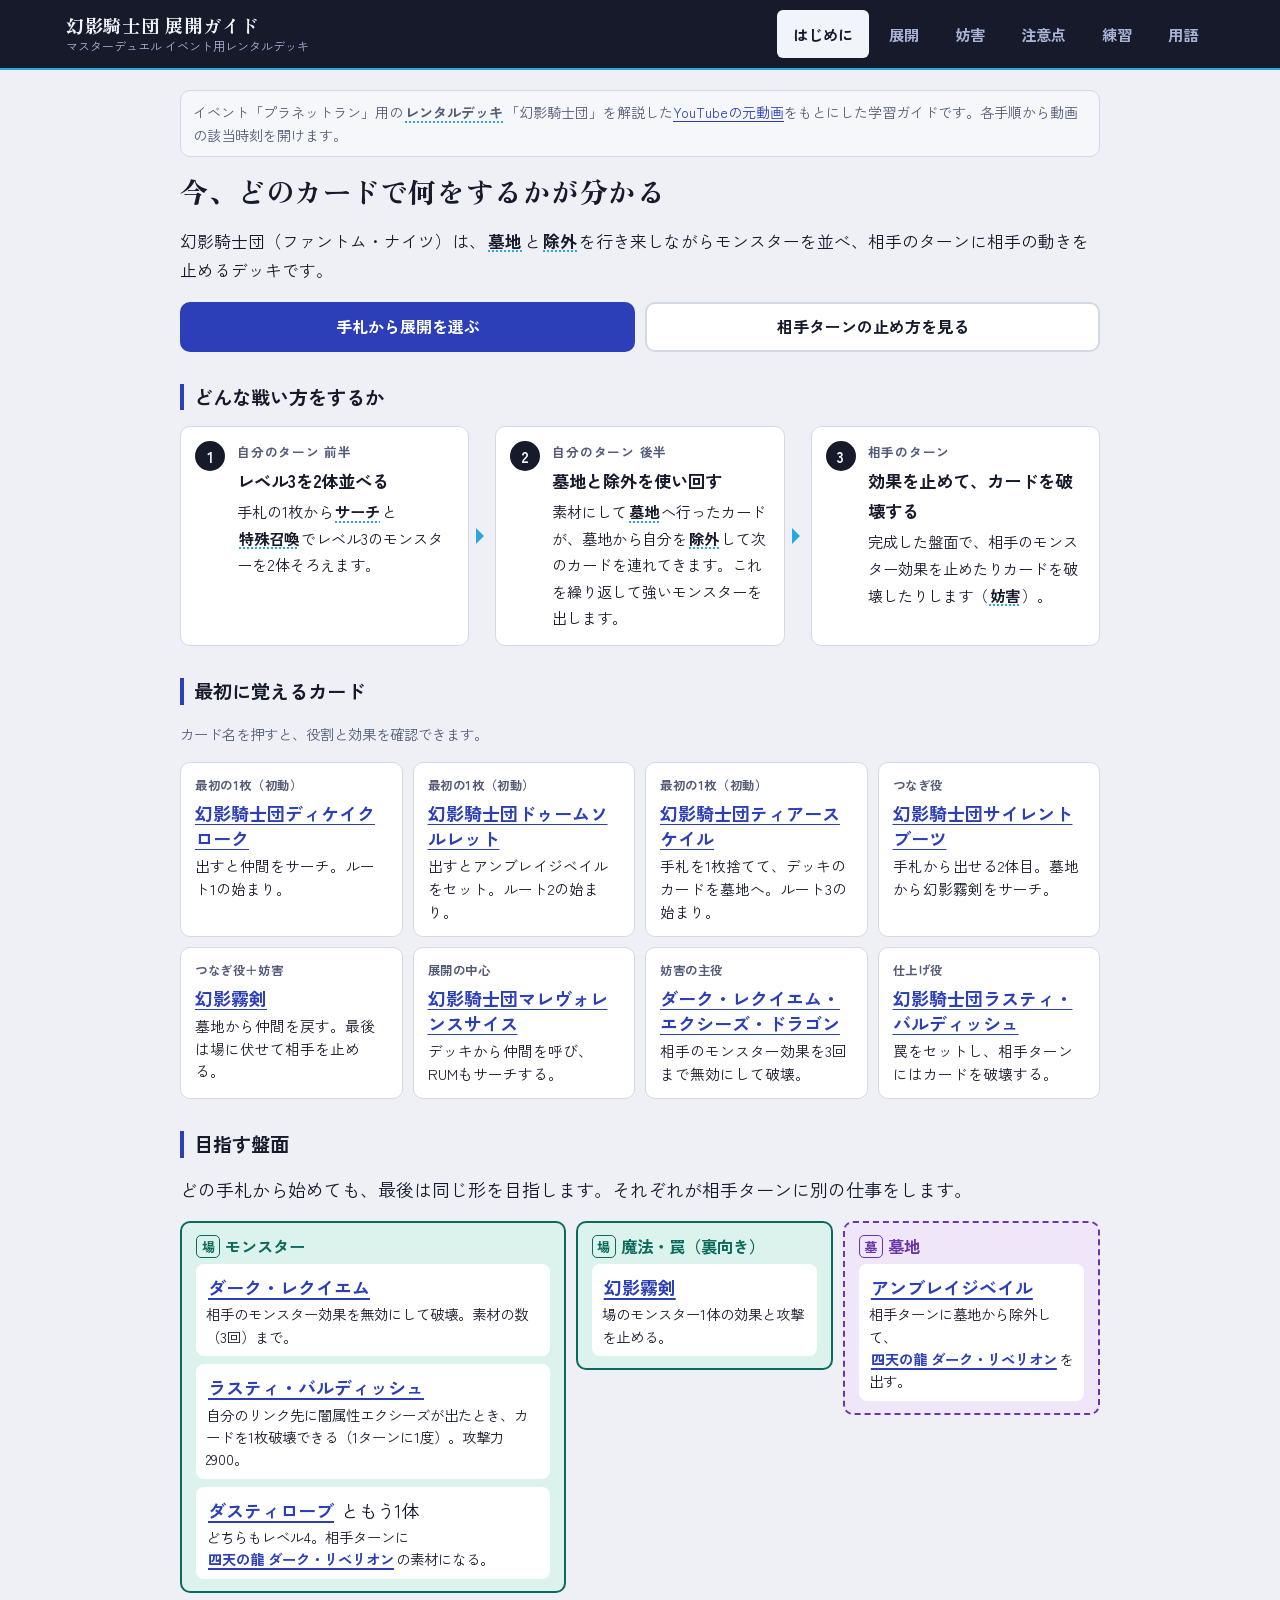
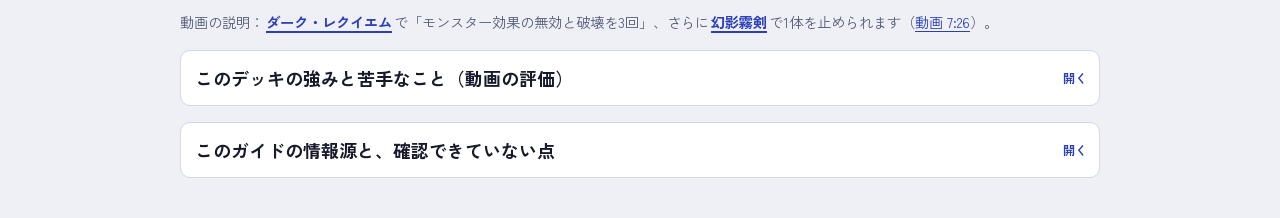
<file: phantom-knights/index.html>
<!DOCTYPE html>
<html lang="ja">
<head>
<meta charset="UTF-8">
<meta name="viewport" content="width=device-width, initial-scale=1.0, viewport-fit=cover">
<title>幻影騎士団 展開ガイド</title>
<meta name="description" content="遊戯王マスターデュエルのイベント用レンタルデッキ「幻影騎士団」の展開と妨害を、一手ずつ確認できる初心者向け学習ガイド。">
<link rel="preconnect" href="https://fonts.googleapis.com">
<link rel="preconnect" href="https://fonts.gstatic.com" crossorigin>
<link rel="stylesheet" href="https://fonts.googleapis.com/css2?family=Zen+Kaku+Gothic+New:wght@400;500;700&family=Zen+Old+Mincho:wght@700;900&display=swap">
<link rel="stylesheet" href="css/style.css">
</head>
<body>
<!--APP-->
<header class="site-head">
  <div class="site-head-in">
    <a class="brand" href="#start">
      <span class="brand-name">幻影騎士団 展開ガイド</span>
      <span class="brand-sub">マスターデュエル イベント用レンタルデッキ</span>
    </a>
    <nav class="tabs" aria-label="画面の切り替え">
      <a href="#start" data-tab="start">はじめに</a>
      <a href="#guide" data-tab="guide">展開</a>
      <a href="#defense" data-tab="defense">妨害</a>
      <a href="#notes" data-tab="notes">注意点</a>
      <a href="#practice" data-tab="practice">練習</a>
      <a href="#glossary" data-tab="glossary">用語</a>
    </nav>
  </div>
</header>

<main class="wrap">

<!-- ================= はじめに ================= -->
<section class="view" id="view-start" data-view="start">
  <p class="source-note rich">
    イベント「プラネットラン」用の{t:rental}「幻影騎士団」を解説した<a href="https://youtu.be/JQ--WmlgkL8" target="_blank" rel="noopener">YouTubeの元動画</a>をもとにした学習ガイドです。各手順から動画の該当時刻を開けます。
  </p>

  <h1 class="page-title">今、どのカードで何をするかが分かる</h1>
  <p class="lead rich">幻影騎士団（ファントム・ナイツ）は、{t:gy}と{t:banish}を行き来しながらモンスターを並べ、相手のターンに相手の動きを止めるデッキです。</p>

  <div class="cta-row">
    <a class="btn btn-primary" href="#guide">手札から展開を選ぶ</a>
    <a class="btn" href="#defense">相手ターンの止め方を見る</a>
  </div>

  <h2>どんな戦い方をするか</h2>
  <ol class="flow rich">
    <li>
      <span class="flow-k">自分のターン 前半</span>
      <strong>レベル3を2体並べる</strong>
      <span>手札の1枚から{t:search}と{t:ss}でレベル3のモンスターを2体そろえます。</span>
    </li>
    <li>
      <span class="flow-k">自分のターン 後半</span>
      <strong>墓地と除外を使い回す</strong>
      <span>素材にして{t:gy}へ行ったカードが、墓地から自分を{t:banish}して次のカードを連れてきます。これを繰り返して強いモンスターを出します。</span>
    </li>
    <li>
      <span class="flow-k">相手のターン</span>
      <strong>効果を止めて、カードを破壊する</strong>
      <span>完成した盤面で、相手のモンスター効果を止めたりカードを破壊したりします（{t:bogai}）。</span>
    </li>
  </ol>

  <h2>最初に覚えるカード</h2>
  <p class="hint">カード名を押すと、役割と効果を確認できます。</p>
  <div class="keycards" id="keycards"></div>

  <h2>目指す盤面</h2>
  <p class="rich">どの手札から始めても、最後は同じ形を目指します。それぞれが相手ターンに別の仕事をします。</p>
  <div class="board rich" id="goal-board">
    <div class="bz z-field">
      <h3><span class="zb">場</span>モンスター</h3>
      <ul>
        <li>{c:requiem}<span>相手のモンスター効果を無効にして破壊。素材の数（3回）まで。</span></li>
        <li>{c:bardiche}<span>自分のリンク先に闇属性エクシーズが出たとき、カードを1枚破壊できる（1ターンに1度）。攻撃力2900。</span></li>
        <li>{c:robe} ともう1体<span>どちらもレベル4。相手ターンに{c:shiten}の素材になる。</span></li>
      </ul>
    </div>
    <div class="bz z-field">
      <h3><span class="zb">場</span>魔法・罠（裏向き）</h3>
      <ul>
        <li>{c:fog}<span>場のモンスター1体の効果と攻撃を止める。</span></li>
      </ul>
    </div>
    <div class="bz z-gy">
      <h3><span class="zb">墓</span>墓地</h3>
      <ul>
        <li>{c:veil}<span>相手ターンに墓地から除外して、{c:shiten}を出す。</span></li>
      </ul>
    </div>
  </div>
  <p class="hint rich">動画の説明：{c:requiem}で「モンスター効果の無効と破壊を3回」、さらに{c:fog}で1体を止められます（<a class="vlink" data-t="446" href="#">動画 7:26</a>）。</p>

  <details class="fold">
    <summary>このデッキの強みと苦手なこと（動画の評価）</summary>
    <div class="fold-body rich">
      <ul>
        <li>投稿者は、3つあるレンタルデッキの中で「いちばん回しやすくて強い」と評価しています（<a class="vlink" data-t="48" href="#">0:48</a>）。</li>
        <li>{t:shodo}になるカードが多く入っていて、1枚から最終盤面まで進めます。</li>
        <li>{c:droplet}が入っていて、先攻でも後攻でも強く使えると紹介されています。{t:gote}にも向いています（<a class="vlink" data-t="93" href="#">1:33</a>）。</li>
        <li>苦手：魔法カードを止める手段がほとんどありません。魔法を何枚も使うデッキは苦手です（<a class="vlink" data-t="467" href="#">7:47</a>）。</li>
      </ul>
    </div>
  </details>

  <details class="fold">
    <summary>このガイドの情報源と、確認できていない点</summary>
    <div class="fold-body rich">
      <ul>
        <li>手順は元動画の文字起こしをもとにしています。対戦の再現ではなく、展開を理解するための学習ガイドです。</li>
        <li>文字起こしだけでは確定できない操作には、そのステップに<strong class="tag-verify">要確認</strong>の表示を付けています。動画の画面で確認してください。</li>
        <li>動画の口頭説明にはなく、カードの効果から補った注意には「カードテキストにもとづく補足」と書いています。</li>
        <li>カード22枚の名前・種類・レベル・攻守・リンクマーカーは、公開されているカードデータベース（yaml-yugi、2026年11月16日時点）と機械的に照合しています。効果の要約も、同じデータベースの日本語テキストと読み比べて直しました。魔解騎士シャーマナイトだけは日本語テキストが未登録だったため、英語テキストと照合しています。</li>
        <li>公式カードデータベースそのものは直接確認できていません。カード詳細から公式データベースを開けるので、正確な文章はそちらで確認してください。</li>
        <li>レンタルデッキの正確な枚数や全カードの一覧は確認できていません。動画では、増援・おろかな埋葬などから始める展開は扱わず、動画のコメント欄で案内するとしています（<a class="vlink" data-t="1232" href="#">20:32</a>）。</li>
      </ul>
      <h4>文字起こしの聞き間違いと正しい名前</h4>
      <div class="tablebox">
        <table>
          <thead><tr><th>文字起こし</th><th>正しい名前</th></tr></thead>
          <tbody>
            <tr><td>現役／現役しな／幻獣機神</td><td>幻影騎士団（ファントム・ナイツ）</td></tr>
            <tr><td>ディケイクロック</td><td>{c:decay|幻影騎士団ディケイクローク}</td></tr>
            <tr><td>ドゥームソレット／ソウルレット</td><td>{c:solleret|幻影騎士団ドゥームソルレット}</td></tr>
            <tr><td>アンブレージベイル／ベル</td><td>{c:veil|幻影騎士団アンブレイジベイル}</td></tr>
            <tr><td>マレボレンスサイレス／サイス</td><td>{c:scythe|幻影騎士団マレヴォレンスサイス}</td></tr>
            <tr><td>シャカナイト／シャーマナイト</td><td>{c:shamanite|魔解騎士シャーマナイト}</td></tr>
            <tr><td>ファントムコックブレード／キリケン／切り札／切り剣</td><td>{c:fog|幻影霧剣}</td></tr>
            <tr><td>ラウンチ</td><td>{c:rum|RUM－幻影騎士団レクイエム}（効果の説明から判断）</td></tr>
            <tr><td>視点ダリベ／始点ダリベ</td><td>{c:shiten|四天の龍 ダーク・リベリオン・エクシーズ・ドラゴン}</td></tr>
            <tr><td>ベルズオピオン</td><td>{c:ophion|ヴェルズ・オピオン}</td></tr>
            <tr><td>カルマイル／カルマル／カルマレ</td><td>{c:karmael|エクソシスター・カルマエル}</td></tr>
            <tr><td>ステンドグレイブ</td><td>{c:greaves|幻影騎士団ステンドグリーブ}</td></tr>
            <tr><td>禁じられた一雫</td><td>{c:droplet|禁じられた一滴}（読みは「ひとしずく」）</td></tr>
          </tbody>
        </table>
      </div>
    </div>
  </details>
</section>

<!-- ================= 展開ガイド：ルート選択 ================= -->
<section class="view" id="view-guide" data-view="guide" hidden>
  <h1 class="page-title">手札にあるのはどれ？</h1>
  <p class="lead rich">手札に合うものを選ぶと、最初の操作から完成まで一手ずつ確認できます。3つとも最後は同じ盤面になります。</p>
  <div class="routes" id="route-list"></div>
  <p class="hint rich">3つのうち複数が手札にあるときの優先順位は、動画では説明されていません。動画ではこの順番で紹介されています。増援・おろかな埋葬などから始める展開は、動画では扱っていません。</p>
</section>

<!-- ================= 展開ガイド：ステップ ================= -->
<section class="view" id="view-route" data-view="route" hidden>
  <div class="route-head">
    <a class="back-link" href="#guide">手札を選び直す</a>
    <h1 class="route-title" id="route-title"></h1>
  </div>
  <div class="progress" id="progress">
    <div class="progress-text"><span id="progress-count"></span><span id="progress-phase"></span></div>
    <div class="progress-bar" role="progressbar" aria-valuemin="0" id="progress-bar"><span id="progress-fill"></span></div>
  </div>
  <div class="route-grid">
    <article class="step" id="step" tabindex="-1" aria-live="polite"></article>
    <aside class="route-side" aria-label="この操作のあとの状態と、ステップの一覧">
      <details class="fold" id="state-fold" open>
        <summary><span>この操作のあとの状態</span><span class="sum-counts" id="state-counts"></span></summary>
        <div class="fold-body" id="state"></div>
      </details>
      <details class="fold" id="list-fold">
        <summary>全ステップの一覧から移動する</summary>
        <div class="fold-body" id="steplist"></div>
      </details>
    </aside>
    <div class="stepnav" id="stepnav">
      <button type="button" class="btn" id="btn-prev">戻る</button>
      <button type="button" class="btn btn-ghost" id="btn-reset">最初から</button>
      <button type="button" class="btn btn-primary" id="btn-next">次へ</button>
    </div>
  </div>
</section>

<!-- ================= 妨害ガイド ================= -->
<section class="view" id="view-defense" data-view="defense" hidden>
  <h1 class="page-title">相手ターンの止め方</h1>
  <p class="lead rich">完成した盤面には、相手を止める手段が4つあります。相手が何をしてきたかで、使うものを選びます。</p>

  <div class="callout c-info rich">
    <strong>決まった順番はありません。</strong>
    動画の方針は「基本は{c:requiem}から使う」ですが、相手のデッキや場面で変わります。{c:ophion}と{c:karmael}のどちらを出すかも、投稿者は「使い手による」と話しています。
  </div>

  <h2>4つの手段</h2>
  <div class="tools rich">
    <div class="tool">
      <h3>{c:requiem}</h3>
      <p class="tool-where"><span class="zb z-field">場</span>3回まで</p>
      <p>相手が<strong>モンスターの効果</strong>を発動したとき、それを無効にして破壊します。</p>
    </div>
    <div class="tool">
      <h3>{c:fog}</h3>
      <p class="tool-where"><span class="zb z-field">場</span>裏向きでセット</p>
      <p><strong>すでに場にいる</strong>モンスター1体の効果と攻撃を止めます。</p>
    </div>
    <div class="tool">
      <h3>{c:veil}</h3>
      <p class="tool-where"><span class="zb z-gy">墓</span>墓地から使う</p>
      <p>{c:shiten}を出して<strong>カードを破壊</strong>し、そのあと{c:ophion}か{c:karmael}に変えます。</p>
    </div>
    <div class="tool">
      <h3>{c:bardiche}</h3>
      <p class="tool-where"><span class="zb z-field">場</span>1ターンに1度</p>
      <p>自分の{t:linkzone}に闇属性エクシーズが出たとき、<strong>カードを1枚破壊</strong>できます。</p>
    </div>
  </div>

  <h2>相手の行動から選ぶ</h2>
  <div class="cases rich">
    <div class="case">
      <p class="case-if">相手がモンスターの効果を発動した</p>
      <p class="case-then">{c:requiem}で無効にして破壊する。</p>
      <p class="case-more">止めたあと、{t:gy}のエクシーズモンスターを{c:bardiche}のリンク先に戻せば、もう1枚破壊できます（{c:bardiche}の破壊をそのターンにまだ使っていない場合）。</p>
    </div>
    <div class="case">
      <p class="case-if">止めたいモンスターが、もう場に出ている</p>
      <p class="case-then">{c:fog}をそのモンスターに使う。</p>
      <p class="case-more">効果が無効になり、攻撃もできなくなります。破壊はしません。</p>
    </div>
    <div class="case">
      <p class="case-if">相手の場のカードを破壊したい</p>
      <p class="case-then">{c:veil}の墓地効果で{c:shiten}を出す。</p>
      <p class="case-more">{c:bardiche}のリンク先に出せば、{c:bardiche}の破壊と合わせて2枚破壊できます。</p>
    </div>
    <div class="case">
      <p class="case-if">相手がレベル5以上のモンスターを出して戦うデッキ</p>
      <p class="case-then">{c:shiten}から{c:ophion}を出す。</p>
      <p class="case-more">レベル5以上のモンスターを特殊召喚できなくします。</p>
    </div>
    <div class="case">
      <p class="case-if">どうしても通したくない魔法・罠がある</p>
      <p class="case-then">{c:shiten}から{c:karmael}を出す。</p>
      <p class="case-more">魔法を止められるのはこの1回だけです。通常魔法・通常罠・モンスター効果に使えます。</p>
    </div>
  </div>

  <h2>それぞれのくわしい使い方</h2>

  <details class="fold">
    <summary>ダーク・レクイエムを使う基本方針</summary>
    <div class="fold-body rich">
      <ul>
        <li>動画の方針：「妨害は基本的には{c:requiem}から使ったほうがいい」「何も考えずレクイエムから使っていけばいい」（<a class="vlink" data-t="497" href="#">8:17</a>、<a class="vlink" data-t="557" href="#">9:17</a>）。</li>
        <li>{t:material}を1つ取り除くごとに1回使えます。完成盤面では素材が3つなので3回です。</li>
        <li>止められるのはモンスターの効果だけです。魔法・罠には使えません。</li>
        <li>無効にしたあと、自分の{t:gy}のエクシーズモンスター1体を場に戻せます（次の項目）。</li>
      </ul>
      <div class="callout c-verify">
        <strong>動画の実演は、おすすめの順番とは違います。</strong>
        実演では{c:veil}から使っています。対戦相手（ソロモードのCPU）の手札がなくなって説明を続けられなくなるのを避けるため、あえて{c:requiem}を後回しにしたと話しています。
      </div>
    </div>
  </details>

  <details class="fold">
    <summary>バルディッシュと蘇生を組み合わせる</summary>
    <div class="fold-body rich">
      <ol>
        <li>相手のモンスター効果を{c:requiem}で無効にして破壊します。</li>
        <li>「その後、墓地のエクシーズモンスターを特殊召喚できる」の部分で、{t:gy}の{c:breaksword}か{c:scythe}を選びます。</li>
        <li>置く場所を{c:bardiche}の{t:linkzone}にします。</li>
        <li>{c:bardiche}の効果を発動し、場のカードを1枚破壊します。</li>
      </ol>
      <p>1回の無効が「無効＋破壊」になります。動画では「できればこうしたほうが、妨害の数としては美しい」と説明されています（<a class="vlink" data-t="559" href="#">9:19</a>）。</p>
      <div class="callout c-note">
        <strong>カードテキストにもとづく補足</strong>
        {c:bardiche}の破壊効果は1ターンに1度です。同じターンに{c:shiten}を出したときに使ったら、{c:requiem}で戻したモンスターではもう使えません。どちらで使うかを選びます。動画の口頭説明にはない点です。
      </div>
    </div>
  </details>

  <details class="fold">
    <summary>アンブレイジベイルから四天の龍を出す</summary>
    <div class="fold-body rich">
      <ol>
        <li>相手ターンに、{t:gy}の{c:veil}を{t:banish}して効果を発動します。</li>
        <li>場のレベル4の2体（{c:breaksword}の効果で戻した{c:robe}ともう1体）を重ねて、{c:shiten}を{t:xyz}します。</li>
        <li>{c:shiten}が出たときの効果で、自分の場のカードと相手の場のカードを同じ数ずつ選んで破壊します。</li>
        <li>{c:bardiche}の{t:linkzone}に出していれば、{c:bardiche}の効果でもう1枚破壊できます。動画では「これでまず2破壊」と説明されています（<a class="vlink" data-t="522" href="#">8:42</a>）。</li>
        <li>このあと相手が何か効果を発動したら、{c:shiten}の{t:material}を1つ取り除いて、{c:ophion}か{c:karmael}を上に重ねます。</li>
      </ol>
      <div class="callout c-verify">
        <strong>要確認</strong>
        手順2でどのモンスターを重ねるか、手順3で自分のどのカードを破壊するかは、動画の口頭説明にありません。重ねるモンスターは{c:shiten}の素材条件（闇属性レベル4が2体）から整理しています。動画の画面で確認してください。
      </div>
    </div>
  </details>

  <details class="fold">
    <summary>オピオンとカルマエルの使い分け</summary>
    <div class="fold-body rich">
      <div class="versus">
        <div class="vs">
          <h4>{c:ophion}</h4>
          <dl>
            <dt>できること</dt><dd>レベル5以上のモンスターを、お互いに特殊召喚できなくする。</dd>
            <dt>続く長さ</dt><dd>素材を持って場にいるあいだ、ずっと。</dd>
            <dt>向いている場面</dt><dd>相手がレベル5以上のモンスターを出して戦うデッキのとき。</dd>
            <dt>気をつけること</dt><dd>自分も出せなくなる。レベルを持たないエクシーズ・リンクモンスターは止まらない。</dd>
          </dl>
        </div>
        <div class="vs">
          <h4>{c:karmael}</h4>
          <dl>
            <dt>できること</dt><dd>相手のモンスター効果・通常魔法・通常罠の内容を書き換えて、実質的に止める。</dd>
            <dt>続く長さ</dt><dd>1回だけ。素材を全部使う。</dd>
            <dt>向いている場面</dt><dd>魔法カードを多く使う相手や、通したくない1枚があるとき。</dd>
            <dt>気をつけること</dt><dd>使ったら終わり。速攻魔法や永続魔法などには使えない。</dd>
          </dl>
        </div>
      </div>
      <ul>
        <li>動画の実演では{c:ophion}を出しています。「{c:karmael}を出すと、たぶんそれで終わりになってしまう」ためです（<a class="vlink" data-t="581" href="#">9:41</a>）。</li>
        <li>投稿者の考え：「魔法の連打に少し弱いので{c:karmael}を出す考え方もある。ただ{c:ophion}のほうが強いので悩みどころ。使い手による」（<a class="vlink" data-t="639" href="#">10:39</a>）。</li>
      </ul>
    </div>
  </details>

  <details class="fold">
    <summary>幻影霧剣の役割</summary>
    <div class="fold-body rich">
      <ul>
        <li>場の効果モンスター1体を選びます。そのモンスターは効果が無効になり、攻撃もできなくなります。</li>
        <li>{c:requiem}は「発動した瞬間に止めて破壊」、{c:fog}は「場にいるモンスターを止め続ける」という違いがあります。</li>
        <li>場に残って何度も効果を使うモンスターや、攻撃してくる大きなモンスターに向いています。</li>
        <li>選んだモンスターが場を離れると、{c:fog}も破壊されます。魔法・罠は止められません。</li>
        <li>{t:gy}へ行ったあとは、墓地から{t:banish}して「幻影騎士団」モンスターを場に戻す効果も使えます。</li>
      </ul>
      <p>動画の説明：「モンスターの効果を無効にしながら、攻撃できない制約を付ける」（<a class="vlink" data-t="454" href="#">7:34</a>）。</p>
    </div>
  </details>

  <details class="fold">
    <summary>動画の実演の流れ（参考）</summary>
    <div class="fold-body rich">
      <p>ソロモードの対戦相手に、ある程度動かせてから止める実演です（<a class="vlink" data-t="480" href="#">8:00</a>〜）。説明のための順番で、いつもこの順番が正解というわけではありません。</p>
      <ol>
        <li>{t:gy}の{c:veil}の効果で{c:shiten}を出す。</li>
        <li>{c:shiten}の効果と{c:bardiche}の効果で、合わせて2枚破壊する。</li>
        <li>相手の効果に反応して、{c:shiten}から{c:ophion}を出す。</li>
        <li>相手がモンスターを特殊召喚する効果を使ったところで、{c:requiem}で止める。</li>
        <li>{c:fog}でモンスターの効果を無効にする。</li>
      </ol>
      <div class="callout c-verify">
        <strong>要確認</strong>
        手順4と5のあいだ（10:10〜10:21）は文字起こしが途切れています。この部分の操作は動画で確認してください。
      </div>
    </div>
  </details>

  <details class="fold">
    <summary>この盤面が苦手な相手</summary>
    <div class="fold-body rich">
      <ul>
        <li>魔法カードを止める手段は{c:karmael}の1回だけです。魔法を何枚も使うデッキは苦手です。</li>
        <li>動画では例としてデッキ名を挙げています（文字起こしでは「戦闘機」。「閃刀姫」デッキのことと思われます）。今回のイベントでは使われないだろう、とも話しています（<a class="vlink" data-t="467" href="#">7:47</a>）。</li>
        <li>動画のまとめ：「妨害の当て方をよほど間違えない限り、この盤面はとても強い」（<a class="vlink" data-t="630" href="#">10:30</a>）。</li>
      </ul>
    </div>
  </details>
</section>

<!-- ================= 注意点 ================= -->
<section class="view" id="view-notes" data-view="notes" hidden>
  <h1 class="page-title">間違えやすい4つのこと</h1>
  <p class="lead">展開の途中で止まってしまう原因は、ほとんどがこの4つです。</p>

  <h2>1. 素材の外し方</h2>
  <p class="rich">エクシーズモンスターの{t:material}を取り除くとき、どれを選ぶかで次の手が変わります。考え方は1つで、<strong>「墓地で効果を使いたいカードを取り除く」</strong>です。</p>
  <div class="tablebox rich">
    <table>
      <thead><tr><th>場面</th><th>取り除く素材</th><th>理由</th></tr></thead>
      <tbody>
        <tr><td>ルート1（ディケイクローク）の{c:scythe}</td><td><strong>{c:decay}</strong></td><td>あとで墓地効果を{c:shamanite}に使うため</td></tr>
        <tr><td>ルート2（ドゥームソルレット）の{c:scythe}</td><td><strong>{c:boots}</strong></td><td>墓地効果で{c:fog}をサーチするため</td></tr>
        <tr><td>ルート3（ティアースケイル）の{c:scythe}</td><td><strong>{c:boots}</strong></td><td>最後に墓地効果で{c:fog}をサーチするため</td></tr>
        <tr><td>全ルートの{c:shamanite}</td><td><strong>3つ全部</strong></td><td>レベル3を呼び戻すには素材が3つ必要</td></tr>
      </tbody>
    </table>
  </div>
  <p class="rich">ルート2で{c:boots}を取り除くと、{c:decay}は{c:scythe}の下に残ります。そのため{c:scales}の効果で2枚目の{c:decay}を墓地へ送ります（<a class="vlink" data-t="774" href="#">動画 12:54</a>）。</p>

  <h2>2. 効果を使う順番</h2>
  <ul class="checks rich">
    <li><strong>{c:decay} → {c:solleret} の順。</strong>{c:shamanite}を素材にするときは、先に{c:decay}の墓地効果、次に{c:solleret}の墓地効果を使います（<a class="vlink" data-t="792" href="#">動画 13:12</a>）。動画では理由は説明されていません。</li>
    <li><strong>{c:greaves}のレベルは上げない。</strong>手札から出すときも、墓地効果で仲間を出すときも「上げない」を選びます（<a class="vlink" data-t="367" href="#">動画 6:07</a>）。</li>
    <li><strong>{c:scales}が戻るのは、除外の直後だけ。</strong>仲間が墓地から除外されたときに出る確認を見逃さないようにします。</li>
    <li><strong>ルート3は{c:bardiche}が先。</strong>他のルートでは終盤に出しますが、ルート3では{c:scythe}の効果を使ったあとすぐに出します（<a class="vlink" data-t="1028" href="#">動画 17:08</a>）。</li>
  </ul>

  <h2>3. モンスターを置く場所</h2>
  <ul class="checks rich">
    <li><strong>{c:cherubini}の{t:linkzone}を使う。</strong>リンク先のモンスターは効果で破壊されません。動画では{c:scythe}、{c:shamanite}、通常召喚する{c:decay}をリンク先に置いています（<a class="vlink" data-t="693" href="#">動画 11:33</a>）。</li>
    <li><strong>{c:breaksword}は必ず{c:bardiche}のリンク先。</strong>リンク先に出さないと{c:bardiche}の破壊効果が発動せず、仲間を戻せません（<a class="vlink" data-t="872" href="#">動画 14:32</a>）。</li>
    <li><strong>相手ターンも{c:bardiche}のリンク先。</strong>{c:shiten}や、{c:requiem}で戻すエクシーズモンスターをリンク先に出すと、{c:bardiche}の破壊効果を使えます。</li>
  </ul>
  <figure class="zonefig">
    <div class="zonegrid" role="img" aria-label="EXモンスターゾーンのリンクモンスターから見て、左下と右下のモンスターゾーンがリンク先">
      <span class="zg-empty"></span><span class="zg-ex">EXモンスターゾーン<b>ケルビーニ／バルディッシュ</b><i>↙　↘</i></span><span class="zg-empty"></span><span class="zg-ex zg-dim">EXモンスターゾーン</span><span class="zg-empty"></span>
      <span class="zg-link">リンク先</span><span class="zg-zone">モンスターゾーン</span><span class="zg-link">リンク先</span><span class="zg-zone">モンスターゾーン</span><span class="zg-zone">モンスターゾーン</span>
    </div>
    <figcaption>左側のEXモンスターゾーンに出した場合の図です。ケルビーニもバルディッシュも左下と右下を指します。バルディッシュの右向きの矢印は、EXモンスターゾーンにいるあいだはどのゾーンも指しません。</figcaption>
  </figure>
  <div class="callout c-note rich">
    <strong>カードテキストにもとづく補足</strong>
    {c:bardiche}の破壊効果は1ターンに1度です。ルート3は{c:bardiche}が先に場にいますが、破壊効果は{c:breaksword}を出すときまで使わずに取っておきます。動画の口頭説明にはない点です。
  </div>

  <h2>4. ダスティローブの効果を使うタイミング</h2>
  <p class="rich">{c:robe}の「攻撃力を800上げる」効果は、<strong>{c:breaksword}の効果で場に戻したあと</strong>に使います。</p>
  <ol class="timeline rich">
    <li class="ng"><span class="tl-k">まだ使えない</span>{c:rum}の効果で除外から戻ってきた直後。効果が{t:negate|無効}になっています。</li>
    <li><span class="tl-k">途中</span>{c:breaksword}の素材になり、{c:breaksword}が破壊されて{t:gy}へ行きます。</li>
    <li><span class="tl-k">準備</span>{c:breaksword}の効果で墓地から戻すとき、<strong>攻撃表示</strong>で出します。</li>
    <li class="ok"><span class="tl-k">ここで使う</span>効果を発動して守備表示にし、{c:bardiche}の攻撃力を2900にします。</li>
  </ol>
  <p class="rich">投稿者自身も動画の中でこのタイミングを間違えていて、「真似しないように」と説明しています（<a class="vlink" data-t="1169" href="#">動画 19:29</a>）。</p>

  <h2>名前が似ているカード</h2>
  <ul class="checks rich">
    <li><strong>ダーク・リベリオンは2種類。</strong>自分のターンに出すのは{c:rebellion}。相手ターンに出すのは{c:shiten}です。</li>
    <li><strong>レクイエムは2種類。</strong>モンスターが{c:requiem}、魔法カードが{c:rum}です。</li>
    <li><strong>{c:fog}は2回出てくる。</strong>展開の途中で墓地から使う1枚と、最後に場にセットする1枚は別のカードです。</li>
  </ul>
</section>

<!-- ================= 練習 ================= -->
<section class="view" id="view-practice" data-view="practice" hidden>
  <h1 class="page-title">練習と確率</h1>
  <p class="lead">手順を見ずに次の一手を選ぶクイズと、最初の手札に初動が来る確率の計算です。</p>

  <h2>クイズ：次の一手は？</h2>
  <div class="quiz" id="quiz"></div>

  <h2>初動が最初の手札に来る確率</h2>
  <p class="rich">3つの{t:shodo}のうち、どれか1枚でも最初の手札に来る確率を計算します。枚数を変えると、すぐに計算し直します。</p>
  <form class="prob" id="prob-form" novalidate>
    <div class="prob-row">
      <label for="p-deck">デッキの枚数</label>
      <div class="numbox"><button type="button" class="btn btn-small" data-step="-1" data-for="p-deck" aria-label="デッキの枚数を1減らす">−</button><input type="number" id="p-deck" inputmode="numeric" min="40" max="60" value="40"><button type="button" class="btn btn-small" data-step="1" data-for="p-deck" aria-label="デッキの枚数を1増やす">＋</button></div>
      <p class="prob-note">仮の値です（40〜60枚）。</p>
    </div>
    <div class="prob-row">
      <label for="p-decay">幻影騎士団ディケイクローク</label>
      <div class="numbox"><button type="button" class="btn btn-small" data-step="-1" data-for="p-decay" aria-label="ディケイクロークを1枚減らす">−</button><input type="number" id="p-decay" inputmode="numeric" min="0" max="3" value="3"><button type="button" class="btn btn-small" data-step="1" data-for="p-decay" aria-label="ディケイクロークを1枚増やす">＋</button></div>
      <p class="prob-note">動画で「3枚入っている」と話しています。</p>
    </div>
    <div class="prob-row">
      <label for="p-solleret">幻影騎士団ドゥームソルレット</label>
      <div class="numbox"><button type="button" class="btn btn-small" data-step="-1" data-for="p-solleret" aria-label="ドゥームソルレットを1枚減らす">−</button><input type="number" id="p-solleret" inputmode="numeric" min="0" max="3" value="3"><button type="button" class="btn btn-small" data-step="1" data-for="p-solleret" aria-label="ドゥームソルレットを1枚増やす">＋</button></div>
      <p class="prob-note">仮の値です。動画では枚数を話していません。</p>
    </div>
    <div class="prob-row">
      <label for="p-scales">幻影騎士団ティアースケイル</label>
      <div class="numbox"><button type="button" class="btn btn-small" data-step="-1" data-for="p-scales" aria-label="ティアースケイルを1枚減らす">−</button><input type="number" id="p-scales" inputmode="numeric" min="0" max="3" value="3"><button type="button" class="btn btn-small" data-step="1" data-for="p-scales" aria-label="ティアースケイルを1枚増やす">＋</button></div>
      <p class="prob-note">仮の値です。動画では枚数を話していません。</p>
    </div>
    <div class="prob-row">
      <label for="p-other">その他の初動（増援・おろかな埋葬など）</label>
      <div class="numbox"><button type="button" class="btn btn-small" data-step="-1" data-for="p-other" aria-label="その他の初動を1枚減らす">−</button><input type="number" id="p-other" inputmode="numeric" min="0" max="20" value="0"><button type="button" class="btn btn-small" data-step="1" data-for="p-other" aria-label="その他の初動を1枚増やす">＋</button></div>
      <p class="prob-note">このガイドに手順はありません。含めて計算したいときだけ入れます。</p>
    </div>
  </form>
  <div class="callout c-verify">
    <strong>枚数はゲーム内で確認してください</strong>
    レンタルデッキの正確な枚数は確認できていません。ゲーム内のデッキ画面を見て、上の数字を直してから結果を読んでください。
  </div>
  <div class="prob-out" id="prob-out" aria-live="polite"></div>
  <details class="fold">
    <summary>計算のしかた</summary>
    <div class="fold-body rich">
      <ul>
        <li>「初動が1枚も来ない確率」を求めて、100%から引いています。デッキから初動以外のカードだけを引き続ける確率です。</li>
        <li>先攻は最初の手札5枚、後攻は最初のドローを含めた6枚で計算しています。</li>
        <li>{c:scales}は捨てる手札がもう1枚必要ですが、手札は5枚以上あるので、ここでは1枚あれば始められるものとして数えています。</li>
        <li>相手の{t:handtrap}で止められる場合は考えていません。</li>
      </ul>
    </div>
  </details>
</section>

<!-- ================= 用語・カード ================= -->
<section class="view" id="view-glossary" data-view="glossary" hidden>
  <h1 class="page-title">用語とカード</h1>
  <label class="search" for="q">
    <span>ことばやカード名で探す</span>
    <input type="search" id="q" placeholder="例：サーチ、霧剣、サイス" autocomplete="off">
  </label>
  <h2>用語</h2>
  <div class="gloss" id="term-list"></div>
  <h2>カード</h2>
  <p class="hint">動画での呼び方や、文字起こしの聞き間違いでも探せます。</p>
  <div class="gloss" id="card-list"></div>
  <p class="empty" id="no-hit" hidden>見つかりませんでした。別のことばで試してください。</p>
</section>

</main>

<!-- 説明を表示するシート -->
<div class="sheet-back" id="sheet-back" hidden>
  <div class="sheet" id="sheet" role="dialog" aria-modal="true" aria-labelledby="sheet-title" tabindex="-1">
    <div class="sheet-top">
      <button type="button" class="btn btn-small" id="sheet-prev" hidden>前の説明に戻る</button>
      <button type="button" class="btn btn-small sheet-close" id="sheet-close">閉じる</button>
    </div>
    <div class="sheet-body" id="sheet-body"></div>
  </div>
</div>
<!--/APP-->
<script src="js/data.js"></script>
<script src="js/app.js"></script>
</body>
</html>
</file>
<file: phantom-knights/css/style.css>
/* ============================================================
   幻影騎士団 展開ガイド - スタイル（モバイルファースト）
   レイアウト: 読みやすい1カラム。スマホは下部タブ、広い画面は上部タブ。
   場・墓地・除外は「色＋文字ラベル」の両方で区別する。
   ============================================================ */

:root {
  /* 面と文字（夜の紺をほんの少し含んだ無彩色） */
  --bg: #eef0f6;
  --surface: #ffffff;
  --surface-2: #f6f7fb;
  --ink: #171a2b;
  --sub: #545b78;
  --line: #d3d8e6;
  --head: #171a2b;
  --head-ink: #f2f4fb;
  --head-sub: #aab3d6;
  /* 主役の色：幻影の青い炎 */
  --accent: #2c3fb8;
  --accent-ink: #ffffff;
  --accent-soft: #e3e7fb;
  --flame: #2aa7dd;
  /* 場所の色（必ず文字ラベルと一緒に使う） */
  --field: #0a6a5b;   --field-bg: #dcf3ed;
  --gy: #6a35a8;      --gy-bg: #efe6fa;
  --ban: #9c4700;     --ban-bg: #fdeeda;
  --hand: #1c57b8;    --hand-bg: #e2ecfd;
  --deck: #4d5468;    --deck-bg: #e7e9f0;
  /* 注意の色 */
  --warn: #a3261c;    --warn-bg: #fde9e6;
  --verify: #6a5000;  --verify-bg: #fff2c2;
  --note: #2b4a7a;    --note-bg: #e6eefb;
  --ok: #0a6a5b;

  --f-body: "Zen Kaku Gothic New", "Hiragino Sans", "Hiragino Kaku Gothic ProN", "Yu Gothic UI", "Meiryo", system-ui, sans-serif;
  --f-display: "Zen Old Mincho", "Hiragino Mincho ProN", "Yu Mincho", serif;
  --radius: 10px;
  --tabbar-h: 60px;
}

@media (prefers-color-scheme: dark) {
  :root:not([data-theme="light"]) {
    --bg: #10121b; --surface: #1a1d2b; --surface-2: #212537; --ink: #eceef8; --sub: #a9afc9; --line: #343a52;
    --head: #0a0c14; --head-ink: #f2f4fb; --head-sub: #9aa3c8;
    --accent: #9aa8ff; --accent-ink: #10121b; --accent-soft: #262c52; --flame: #5cc6f2;
    --field: #6fdcc8; --field-bg: #11312c;
    --gy: #caa9f5; --gy-bg: #2b2143;
    --ban: #f5b56a; --ban-bg: #3b2a10;
    --hand: #93bcff; --hand-bg: #15284b;
    --deck: #b3b9cc; --deck-bg: #262a3a;
    --warn: #ff9d92; --warn-bg: #3e1a16;
    --verify: #f0d267; --verify-bg: #352b06;
    --note: #a9c6f5; --note-bg: #17253d;
    --ok: #6fdcc8;
    color-scheme: dark;
  }
}
:root[data-theme="dark"] {
  --bg: #10121b; --surface: #1a1d2b; --surface-2: #212537; --ink: #eceef8; --sub: #a9afc9; --line: #343a52;
  --head: #0a0c14; --head-ink: #f2f4fb; --head-sub: #9aa3c8;
  --accent: #9aa8ff; --accent-ink: #10121b; --accent-soft: #262c52; --flame: #5cc6f2;
  --field: #6fdcc8; --field-bg: #11312c;
  --gy: #caa9f5; --gy-bg: #2b2143;
  --ban: #f5b56a; --ban-bg: #3b2a10;
  --hand: #93bcff; --hand-bg: #15284b;
  --deck: #b3b9cc; --deck-bg: #262a3a;
  --warn: #ff9d92; --warn-bg: #3e1a16;
  --verify: #f0d267; --verify-bg: #352b06;
  --note: #a9c6f5; --note-bg: #17253d;
  --ok: #6fdcc8;
  color-scheme: dark;
}

*, *::before, *::after { box-sizing: border-box; }
:root {
  padding-top: env(safe-area-inset-top, 0px);
  padding-bottom: env(safe-area-inset-bottom, 0px);
  -webkit-text-size-adjust: 100%;
}
html { scroll-padding-top: 80px; }
body {
  margin: 0;
  background: var(--bg);
  color: var(--ink);
  font-family: var(--f-body);
  font-size: 17px;
  line-height: 1.75;
  padding-bottom: calc(var(--tabbar-h) + 16px);
}
[hidden] { display: none !important; }
h1, h2, h3, h4, p, ul, ol, dl, dd { margin: 0; }
ul, ol { padding-left: 1.3em; }
a { color: var(--accent); text-underline-offset: 3px; }
button { font: inherit; color: inherit; }
:focus-visible { outline: 3px solid var(--flame); outline-offset: 2px; border-radius: 4px; }

/* ---- ヘッダーとタブ ---- */
body::before {
  content: ""; position: fixed; inset: 0 0 auto; height: env(safe-area-inset-top, 0px);
  z-index: 30; background: var(--head);
}
.site-head {
  background: var(--head); color: var(--head-ink);
  position: sticky; top: env(safe-area-inset-top, 0px); z-index: 20;
  border-bottom: 2px solid var(--flame);
}
.site-head-in {
  max-width: 820px; margin: 0 auto;
  padding-block: 10px;
  padding-left: max(16px, env(safe-area-inset-left, 0px));
  padding-right: max(16px, env(safe-area-inset-right, 0px));
  display: flex; align-items: center; justify-content: space-between; gap: 16px;
}
.brand { color: inherit; text-decoration: none; display: flex; flex-direction: column; line-height: 1.3; min-width: 0; }
.brand-name { font-family: var(--f-display); font-weight: 900; font-size: 1.15rem; letter-spacing: 0.04em; }
.brand-sub { font-size: 0.75rem; color: var(--head-sub); }

.tabs {
  position: fixed; left: 0; right: 0; bottom: 0; z-index: 25;
  display: flex;
  background: var(--surface); border-top: 1px solid var(--line);
  padding-bottom: env(safe-area-inset-bottom, 0px);
  padding-left: max(4px, env(safe-area-inset-left, 0px));
  padding-right: max(4px, env(safe-area-inset-right, 0px));
}
.tabs a {
  flex: 1 1 0; min-width: 0; height: var(--tabbar-h);
  display: flex; align-items: center; justify-content: center;
  font-size: 0.8rem; font-weight: 700; color: var(--sub); text-decoration: none;
  border-top: 3px solid transparent; white-space: nowrap;
}
.tabs a[aria-current="page"] { color: var(--accent); border-top-color: var(--accent); background: var(--accent-soft); }

@media (min-width: 760px) {
  body { padding-bottom: 32px; }
  .tabs {
    position: static; background: none; border: 0; padding: 0; gap: 4px; flex: none;
  }
  .tabs a {
    flex: none; height: 40px; padding: 0 14px; color: var(--head-sub);
    border-top: 0; border-radius: 6px; font-size: 0.95rem;
  }
  .tabs a[aria-current="page"] { color: var(--head); background: var(--head-ink); }
}

/* ---- 本文の枠 ---- */
.wrap {
  max-width: 820px; margin: 0 auto;
  padding-block: 20px 8px;
  padding-left: max(16px, env(safe-area-inset-left, 0px));
  padding-right: max(16px, env(safe-area-inset-right, 0px));
}
.view { display: flex; flex-direction: column; gap: 16px; }
.view > h2 { margin-top: 16px; }
.page-title { word-break: auto-phrase; font-family: var(--f-display); font-weight: 900; font-size: 1.6rem; line-height: 1.35; letter-spacing: 0.02em; text-wrap: balance; }
h2 { font-size: 1.2rem; line-height: 1.4; padding-left: 10px; border-left: 4px solid var(--accent); }
h3 { font-size: 1.02rem; line-height: 1.4; }
h4 { font-size: 0.95rem; }
.lead { font-size: 1.05rem; }
.hint { font-size: 0.9rem; color: var(--sub); }
.source-note {
  font-size: 0.88rem; color: var(--sub); line-height: 1.6;
  background: var(--surface-2); border: 1px solid var(--line); border-radius: var(--radius); padding: 10px 12px;
}
.empty { color: var(--sub); }

/* ---- ボタン ---- */
.btn {
  display: inline-flex; align-items: center; justify-content: center; gap: 6px;
  min-height: 50px; padding: 8px 18px;
  border: 2px solid var(--line); border-radius: var(--radius);
  background: var(--surface); color: var(--ink);
  font-weight: 700; font-size: 1rem; text-decoration: none; cursor: pointer; line-height: 1.3;
}
.btn:hover { border-color: var(--accent); }
.btn-primary { background: var(--accent); border-color: var(--accent); color: var(--accent-ink); }
.btn-ghost { background: transparent; }
.btn-small { min-height: 44px; padding: 6px 14px; font-size: 0.92rem; }
.btn:disabled { opacity: 0.45; cursor: not-allowed; }
.cta-row { display: flex; flex-wrap: wrap; gap: 10px; }
.cta-row .btn { flex: 1 1 220px; }

/* ---- 押せることば（用語・カード名） ---- */
.ref {
  display: inline; padding: 0 2px; margin: 0; border: 0; background: none; cursor: pointer;
  font-weight: 700; line-height: inherit; text-align: inherit;
  text-decoration: underline; text-underline-offset: 3px; text-decoration-thickness: 2px;
}
.ref-c { color: var(--accent); text-decoration-style: solid; }
.ref-t { color: inherit; text-decoration-style: dotted; text-decoration-color: var(--flame); }
.ref:hover { background: var(--accent-soft); border-radius: 4px; }

/* ---- 場所バッジ（色＋文字） ---- */
.zb {
  display: inline-flex; align-items: center; justify-content: center;
  min-width: 1.7em; height: 1.7em; padding: 0 0.35em; margin-right: 0.4em;
  border-radius: 5px; font-size: 0.82rem; font-weight: 700; line-height: 1; vertical-align: middle;
  border: 1.5px solid currentColor; white-space: nowrap;
}
.z-field, .z-st, .z-mat { color: var(--field); background: var(--field-bg); }
.z-gy { color: var(--gy); background: var(--gy-bg); }
.z-ban { color: var(--ban); background: var(--ban-bg); }
.z-hand { color: var(--hand); background: var(--hand-bg); }
.z-deck, .z-ex { color: var(--deck); background: var(--deck-bg); }
.zb.z-gy { border-style: dashed; }
.zb.z-ban { border-style: double; border-width: 3px; }

/* ---- はじめに：流れの図 ---- */
.flow { list-style: none; padding: 0; display: grid; gap: 22px; grid-template-columns: 1fr; counter-reset: flow; }
.flow li {
  position: relative; background: var(--surface); border: 1px solid var(--line); border-radius: var(--radius);
  padding: 14px 14px 14px 56px; display: flex; flex-direction: column; gap: 2px; min-width: 0;
  counter-increment: flow;
}
.flow li::before {
  content: counter(flow); position: absolute; left: 14px; top: 14px;
  width: 30px; height: 30px; border-radius: 50%; background: var(--head); color: var(--head-ink);
  display: flex; align-items: center; justify-content: center; font-weight: 700; font-size: 0.95rem;
}
.flow li + li::after {
  content: ""; position: absolute; left: 50%; top: -17px; width: 0; height: 0; margin-left: -8px;
  border: 8px solid transparent; border-top-color: var(--flame); border-bottom-width: 0;
}
.flow-k { font-size: 0.8rem; font-weight: 700; color: var(--sub); letter-spacing: 0.06em; }
.flow strong { font-size: 1.08rem; }
.flow span:last-child { font-size: 0.95rem; }
@media (min-width: 760px) {
  .flow { grid-template-columns: repeat(3, 1fr); gap: 26px; }
  .flow li + li::after {
    left: -20px; top: 50%; margin: -8px 0 0 0;
    border: 8px solid transparent; border-left-color: var(--flame); border-right-width: 0;
  }
}

/* ---- はじめに：覚えるカード ---- */
.keycards { display: grid; gap: 10px; grid-template-columns: 1fr; }
@media (min-width: 620px) { .keycards { grid-template-columns: 1fr 1fr; } }
.keycard {
  display: flex; flex-direction: column; gap: 4px; align-items: flex-start; text-align: left; width: 100%; min-width: 0;
  background: var(--surface); border: 1px solid var(--line); border-radius: var(--radius);
  padding: 12px 14px; cursor: pointer;
}
.keycard:hover { border-color: var(--accent); }
.keycard-k { font-size: 0.78rem; font-weight: 700; color: var(--sub); letter-spacing: 0.05em; }
.keycard-n { font-weight: 700; color: var(--accent); text-decoration: underline; text-underline-offset: 3px; line-height: 1.4; }
.keycard-r { font-size: 0.92rem; line-height: 1.55; }

/* ---- 目指す盤面 ---- */
.board { display: grid; gap: 10px; }
.bz { border-radius: var(--radius); padding: 12px 14px; border: 2px solid currentColor; min-width: 0; }
.bz.z-gy { border-style: dashed; }
.bz h3 { display: flex; align-items: center; margin-bottom: 6px; }
.bz ul { list-style: none; padding: 0; display: grid; gap: 8px; color: var(--ink); }
.bz li { background: var(--surface); border-radius: 8px; padding: 8px 10px; }
.bz li span { display: block; font-size: 0.9rem; line-height: 1.55; }

/* ---- 折りたたみ ---- */
.fold { background: var(--surface); border: 1px solid var(--line); border-radius: var(--radius); }
.fold > summary {
  cursor: pointer; padding: 14px 44px 14px 14px; font-weight: 700; list-style: none; position: relative; line-height: 1.45;
}
.fold > summary::-webkit-details-marker { display: none; }
.fold > summary::after {
  content: "開く"; position: absolute; right: 12px; top: 50%; transform: translateY(-50%);
  font-size: 0.75rem; font-weight: 700; color: var(--accent);
}
.fold[open] > summary::after { content: "閉じる"; }
.fold[open] > summary { border-bottom: 1px solid var(--line); }
.fold-body { padding: 14px; display: flex; flex-direction: column; gap: 12px; }
.fold-body li + li { margin-top: 6px; }

/* ---- 表 ---- */
.tablebox { overflow-x: auto; border: 1px solid var(--line); border-radius: var(--radius); background: var(--surface); }
table { border-collapse: collapse; width: 100%; min-width: 460px; font-size: 0.93rem; line-height: 1.55; }
th, td { text-align: left; vertical-align: top; padding: 9px 12px; border-bottom: 1px solid var(--line); }
th { background: var(--surface-2); font-size: 0.82rem; color: var(--sub); }
tr:last-child td { border-bottom: 0; }

/* ---- 注意ボックス ---- */
.callout { border-radius: var(--radius); padding: 12px 14px; font-size: 0.95rem; line-height: 1.65; border-left: 5px solid currentColor; }
.callout > strong:first-child { display: block; margin-bottom: 2px; }
.callout .ref, .callout a { color: inherit; }
.c-info { background: var(--accent-soft); color: var(--ink); border-left-color: var(--accent); }
.c-warn { background: var(--warn-bg); color: var(--warn); }
.c-verify { background: var(--verify-bg); color: var(--verify); }
.c-note { background: var(--note-bg); color: var(--note); }
.tag-verify { background: var(--verify-bg); color: var(--verify); padding: 1px 8px; border-radius: 5px; font-size: 0.85rem; white-space: nowrap; }

/* ---- ルート選択 ---- */
.routes { display: grid; gap: 12px; }
.route-card {
  display: grid; gap: 6px; text-align: left; width: 100%; min-width: 0;
  background: var(--surface); border: 2px solid var(--line); border-radius: var(--radius);
  padding: 16px; cursor: pointer; text-decoration: none; color: var(--ink);
}
.route-card:hover { border-color: var(--accent); }
.route-card-k { font-size: 0.82rem; font-weight: 700; color: var(--sub); }
.route-card-n { font-family: var(--f-display); font-weight: 900; font-size: 1.25rem; line-height: 1.4; }
.route-card-s { font-size: 0.95rem; line-height: 1.6; }
.route-card-m { display: flex; flex-wrap: wrap; gap: 6px 14px; align-items: center; font-size: 0.86rem; color: var(--sub); }
.route-card-go { color: var(--accent); font-weight: 700; margin-left: auto; }

/* ---- ステップ画面 ---- */
.route-head { display: flex; flex-direction: column; gap: 2px; }
.back-link { font-size: 0.9rem; font-weight: 700; align-self: flex-start; padding: 6px 0; }
.route-title { font-family: var(--f-display); font-weight: 900; font-size: 1.3rem; line-height: 1.4; }
.progress { display: grid; gap: 6px; }
.progress-text { display: flex; flex-wrap: wrap; gap: 4px 12px; align-items: baseline; font-size: 0.92rem; }
#progress-count { font-weight: 700; font-variant-numeric: tabular-nums; font-size: 1.05rem; }
#progress-phase { color: var(--sub); }
.progress-bar { height: 10px; background: var(--line); border-radius: 5px; overflow: hidden; }
.progress-bar span { display: block; height: 100%; width: 0; background: var(--accent); border-radius: 5px; transition: width 0.2s; }
@media (prefers-reduced-motion: reduce) { .progress-bar span { transition: none; } }

.step {
  background: var(--surface); border: 1px solid var(--line); border-radius: var(--radius);
  padding: 16px; display: flex; flex-direction: column; gap: 14px; min-width: 0;
}
.step:focus { outline: none; }
.step-title { word-break: auto-phrase; font-size: 1.3rem; line-height: 1.45; font-weight: 700; text-wrap: balance; border: 0; padding: 0; }
.step-sec { display: grid; gap: 4px; min-width: 0; }
.step-k { font-size: 0.8rem; font-weight: 700; color: var(--sub); letter-spacing: 0.08em; }
.step-do { font-size: 1.08rem; font-weight: 500; }
.chips { display: flex; flex-wrap: wrap; gap: 6px; list-style: none; padding: 0; }
.chip {
  display: inline-flex; align-items: center; max-width: 100%;
  border: 1.5px solid var(--line); background: var(--surface-2); border-radius: 8px;
  padding: 5px 10px; font-size: 0.92rem; font-weight: 700; line-height: 1.4; cursor: pointer; text-align: left;
  color: var(--accent); text-decoration: underline; text-underline-offset: 3px;
}
.chip:hover { border-color: var(--accent); }
.moves { list-style: none; padding: 0; display: grid; gap: 8px; }
.moves li { display: flex; flex-wrap: wrap; align-items: center; gap: 4px 8px; font-size: 0.97rem; line-height: 1.5; }
.moves .zb { margin: 0; height: auto; min-height: 1.9em; padding: 3px 7px; line-height: 1.3; white-space: normal; }
.moves .arrow { color: var(--sub); font-weight: 700; }
.moves .mv-card { font-weight: 700; }
.vjump { font-size: 0.92rem; font-weight: 700; align-self: flex-start; }
.done-mark {
  align-self: flex-start; background: var(--field-bg); color: var(--field); border: 1.5px solid currentColor;
  border-radius: 6px; padding: 2px 10px; font-weight: 700; font-size: 0.9rem;
}

.stepnav {
  position: sticky; bottom: calc(var(--tabbar-h) + env(safe-area-inset-bottom, 0px)); z-index: 10;
  display: grid; grid-template-columns: 1fr auto 1.6fr; gap: 8px;
  background: var(--bg); padding: 8px 0; border-top: 1px solid var(--line);
  box-shadow: 0 -6px 10px -6px rgba(8, 10, 20, 0.18);
}
.stepnav .btn { padding-inline: 10px; min-width: 0; }
@media (min-width: 760px) { .stepnav { bottom: 0; } }

/* ---- 状態（場・墓地・除外） ---- */
.state { display: grid; gap: 8px; }
.sz { border: 2px solid currentColor; border-radius: var(--radius); padding: 8px 10px; min-width: 0; }
.sz.z-gy { border-style: dashed; }
.sz.z-ban { border-style: double; border-width: 4px; }
.sz h4 { display: flex; align-items: center; margin-bottom: 6px; }
.sz ul { list-style: none; padding: 0; display: flex; flex-wrap: wrap; align-items: flex-start; gap: 6px; color: var(--ink); }
.sz li {
  background: var(--surface); border: 1px solid var(--line); border-radius: 7px; padding: 4px 9px;
  font-size: 0.9rem; line-height: 1.45; min-width: 0;
}
.sz li.new { border: 2px solid currentColor; font-weight: 700; }
.sz li small { display: block; font-size: 0.8rem; color: var(--sub); font-weight: 500; }
.sz .none { color: var(--sub); font-size: 0.88rem; background: none; border: 0; padding: 0; }
.state-legend { font-size: 0.82rem; color: var(--sub); }

/* ---- 全ステップ一覧 ---- */
.sl-phase { font-size: 0.82rem; font-weight: 700; color: var(--sub); letter-spacing: 0.05em; margin-top: 4px; }
.sl { list-style: none; padding: 0; display: grid; gap: 4px; }
.sl li + li { margin-top: 0; }
.sl button {
  width: 100%; text-align: left; background: none; border: 1px solid transparent; border-radius: 7px;
  padding: 8px 8px; cursor: pointer; display: flex; gap: 8px; font-size: 0.93rem; line-height: 1.45; min-height: 44px; align-items: center;
}
.sl button:hover { border-color: var(--line); background: var(--surface-2); }
.sl button[aria-current="step"] { background: var(--accent-soft); border-color: var(--accent); font-weight: 700; }
.sl .n { font-variant-numeric: tabular-nums; color: var(--sub); min-width: 1.8em; }

/* ---- 妨害ガイド ---- */
.tools { display: grid; gap: 10px; grid-template-columns: 1fr; }
@media (min-width: 620px) { .tools { grid-template-columns: 1fr 1fr; } }
.tool { background: var(--surface); border: 1px solid var(--line); border-radius: var(--radius); padding: 12px 14px; display: grid; gap: 4px; align-content: start; min-width: 0; }
.tool-where { font-size: 0.85rem; color: var(--sub); display: flex; align-items: center; }
.tool p:last-child { font-size: 0.95rem; line-height: 1.6; }
.cases { display: grid; gap: 10px; }
.case { background: var(--surface); border: 1px solid var(--line); border-radius: var(--radius); padding: 12px 14px; display: grid; gap: 4px; min-width: 0; }
.case-if { font-size: 0.9rem; color: var(--sub); font-weight: 700; }
.case-if::before { content: "もし　"; color: var(--accent); }
.case-then { font-weight: 700; font-size: 1.03rem; line-height: 1.55; }
.case-then::before { content: "→ "; color: var(--accent); }
.case-more { font-size: 0.92rem; line-height: 1.6; }
.versus { display: grid; gap: 10px; grid-template-columns: 1fr; }
@media (min-width: 620px) { .versus { grid-template-columns: 1fr 1fr; } }
.vs { border: 1px solid var(--line); border-radius: var(--radius); padding: 12px; background: var(--surface-2); min-width: 0; }
.vs h4 { font-size: 1rem; margin-bottom: 6px; }
.vs dt { font-size: 0.8rem; font-weight: 700; color: var(--sub); margin-top: 8px; }
.vs dd { font-size: 0.93rem; line-height: 1.6; }

/* ---- 注意点 ---- */
.checks { list-style: none; padding: 0; display: grid; gap: 8px; }
.checks li { background: var(--surface); border: 1px solid var(--line); border-radius: var(--radius); padding: 12px 14px; font-size: 0.97rem; line-height: 1.65; }
.timeline { list-style: none; padding: 0; display: grid; gap: 0; }
.timeline li {
  position: relative; padding: 10px 12px 10px 16px; border-left: 4px solid var(--line); background: var(--surface);
  font-size: 0.97rem; line-height: 1.6;
}
.timeline li:first-child { border-radius: var(--radius) var(--radius) 0 0; }
.timeline li:last-child { border-radius: 0 0 var(--radius) var(--radius); }
.timeline li + li { border-top: 1px solid var(--line); }
.timeline .tl-k { display: block; font-size: 0.8rem; font-weight: 700; color: var(--sub); }
.timeline .ng { border-left-color: var(--warn); }
.timeline .ng .tl-k { color: var(--warn); }
.timeline .ok { border-left-color: var(--ok); }
.timeline .ok .tl-k { color: var(--ok); }

/* ---- 用語とカード ---- */
.search { display: grid; gap: 4px; font-size: 0.9rem; font-weight: 700; }
.search input {
  font: inherit; font-size: 1rem; font-weight: 400; min-height: 50px; padding: 8px 12px; width: 100%;
  border: 2px solid var(--line); border-radius: var(--radius); background: var(--surface); color: var(--ink);
}
.gloss { display: grid; gap: 6px; grid-template-columns: 1fr; }
@media (min-width: 620px) { .gloss { grid-template-columns: 1fr 1fr; } }
.gloss-item {
  display: flex; flex-direction: column; align-items: flex-start; gap: 0; text-align: left; width: 100%; min-width: 0; min-height: 50px; justify-content: center;
  background: var(--surface); border: 1px solid var(--line); border-radius: var(--radius); padding: 8px 12px; cursor: pointer;
}
.gloss-item:hover { border-color: var(--accent); }
.gloss-item b { line-height: 1.4; }
.gloss-item small { font-size: 0.8rem; color: var(--sub); line-height: 1.4; }

/* ---- 説明シート ---- */
.sheet-back {
  position: fixed; inset: 0; z-index: 40; background: rgba(8, 10, 20, 0.55);
  display: flex; align-items: flex-end; justify-content: center;
}
.sheet {
  background: var(--surface); color: var(--ink); width: 100%; max-width: 560px; max-height: 86%;
  border-radius: 16px 16px 0 0; display: flex; flex-direction: column;
  padding-bottom: env(safe-area-inset-bottom, 0px);
  box-shadow: 0 -8px 30px rgba(0, 0, 0, 0.25);
}
.sheet:focus { outline: none; }
.sheet-top { display: flex; gap: 8px; justify-content: space-between; padding: 10px 12px 6px; border-bottom: 1px solid var(--line); }
.sheet-close { margin-left: auto; }
.sheet-body {
  overflow-y: auto; padding-block: 14px 20px;
  padding-left: max(16px, env(safe-area-inset-left, 0px)); padding-right: max(16px, env(safe-area-inset-right, 0px));
  display: flex; flex-direction: column; gap: 12px;
}
.sheet-kind { font-size: 0.8rem; font-weight: 700; color: var(--sub); letter-spacing: 0.06em; }
.sheet-title { font-family: var(--f-display); font-weight: 900; font-size: 1.3rem; line-height: 1.4; border: 0; padding: 0; }
.sheet-read { font-size: 0.85rem; color: var(--sub); }
.sheet-spec { font-size: 0.88rem; color: var(--sub); line-height: 1.5; }
.sheet h3 { font-size: 0.85rem; color: var(--sub); letter-spacing: 0.06em; }
.sheet-list { list-style: none; padding: 0; display: grid; gap: 8px; font-size: 0.97rem; line-height: 1.65; }
.sheet-alias { font-size: 0.88rem; color: var(--sub); line-height: 1.5; }
.sheet-src { font-size: 0.85rem; color: var(--sub); line-height: 1.55; }
@media (min-width: 760px) {
  .sheet-back { align-items: center; }
  .sheet { border-radius: 16px; max-height: 80%; }
}

/* ---- リンクマーカーの図 ---- */
.arrowfig { display: flex; align-items: center; gap: 14px; font-size: 0.95rem; }
.arrowgrid { display: grid; grid-template-columns: repeat(3, 34px); grid-template-rows: repeat(3, 34px); gap: 3px; flex: none; }
.arrowgrid span { display: flex; align-items: center; justify-content: center; border-radius: 5px; font-weight: 700; }
.ag-off { background: var(--surface-2); border: 1px dashed var(--line); }
.ag-on { background: var(--warn-bg); color: var(--warn); border: 2px solid currentColor; font-size: 1.15rem; }
.ag-card { background: var(--head); color: var(--head-ink); font-size: 0.62rem; }

/* ---- 置く場所の図 ---- */
.zonefig { margin: 0; display: grid; gap: 8px; }
.zonegrid { display: grid; grid-template-columns: repeat(5, minmax(0, 1fr)); gap: 5px; }
.zonegrid span {
  min-height: 62px; border-radius: 7px; padding: 4px 2px; font-size: 0.62rem; line-height: 1.3; text-align: center;
  display: flex; flex-direction: column; align-items: center; justify-content: center; gap: 1px; overflow-wrap: anywhere;
}
.zg-empty { visibility: hidden; }
.zg-zone { border: 1.5px dashed var(--line); color: var(--sub); background: var(--surface); }
.zg-ex { border: 2px solid var(--accent); background: var(--accent-soft); color: var(--ink); }
.zg-ex b { font-size: 0.66rem; }
.zg-ex i { font-style: normal; font-weight: 700; font-size: 1rem; color: var(--warn); line-height: 1; }
.zg-ex.zg-dim { border: 1.5px dashed var(--line); background: var(--surface); color: var(--sub); }
.zg-link { border: 2px solid var(--warn); background: var(--warn-bg); color: var(--warn); font-weight: 700; font-size: 0.78rem !important; }
.zonefig figcaption { font-size: 0.88rem; color: var(--sub); line-height: 1.6; }
@media (min-width: 620px) { .zonegrid span { font-size: 0.78rem; } .zg-ex b { font-size: 0.8rem; } }

/* ---- 練習：クイズ ---- */
.quiz { display: flex; flex-direction: column; gap: 12px; min-width: 0; }
button.route-card { font: inherit; }
.quiz-head { display: flex; flex-wrap: wrap; justify-content: space-between; gap: 4px 12px; font-size: 0.95rem; font-variant-numeric: tabular-nums; }
.quiz-before { background: var(--surface); border: 1px solid var(--line); border-radius: var(--radius); padding: 10px 12px; font-size: 0.97rem; line-height: 1.6; }
.quiz-q { font-size: 1.2rem; font-weight: 700; line-height: 1.5; }
.quiz-q:focus, .quiz-fb:focus, .quiz-score:focus { outline: none; }
.quiz-opts { display: grid; gap: 8px; }
.quiz-opt {
  display: flex; flex-direction: column; align-items: flex-start; gap: 2px; text-align: left; width: 100%; min-height: 56px; justify-content: center;
  background: var(--surface); border: 2px solid var(--line); border-radius: var(--radius); padding: 10px 14px;
  font-size: 1rem; font-weight: 500; line-height: 1.5; cursor: pointer; color: var(--ink);
}
.quiz-opt:hover:not(:disabled) { border-color: var(--accent); }
.quiz-opt:disabled { cursor: default; color: var(--sub); }
.quiz-opt.is-right { border-color: var(--ok); background: var(--field-bg); color: var(--ink); }
.quiz-opt.is-wrong { border-color: var(--warn); background: var(--warn-bg); color: var(--ink); }
.quiz-mark { font-size: 0.8rem; font-weight: 700; }
.is-right .quiz-mark { color: var(--ok); }
.is-wrong .quiz-mark { color: var(--warn); }
.quiz-fb { background: var(--surface); border: 1px solid var(--line); border-radius: var(--radius); padding: 14px; display: flex; flex-direction: column; gap: 12px; }
.quiz-result { font-weight: 700; font-size: 1.05rem; line-height: 1.5; }
.quiz-result.is-right { color: var(--ok); }
.quiz-result.is-wrong { color: var(--warn); }
.quiz-score { font-family: var(--f-display); font-weight: 900; font-size: 1.6rem; font-variant-numeric: tabular-nums; }
.quiz-nav {
  position: sticky; bottom: calc(var(--tabbar-h) + env(safe-area-inset-bottom, 0px)); z-index: 10;
  display: flex; gap: 8px; background: var(--bg); padding: 8px 0; border-top: 1px solid var(--line);
}
.quiz-nav .btn-primary { flex: 1 1 auto; }
@media (min-width: 760px) { .quiz-nav { bottom: 0; } }
.quiz-nav.is-static { position: static; border-top: 0; padding-top: 0; }

/* ---- 練習：確率 ---- */
.prob { display: grid; gap: 8px; }
.prob-row {
  display: grid; grid-template-columns: minmax(0, 1fr) auto; gap: 2px 10px; align-items: center;
  background: var(--surface); border: 1px solid var(--line); border-radius: var(--radius); padding: 10px 12px;
}
.prob-row label { font-weight: 700; font-size: 0.97rem; line-height: 1.4; }
.prob-note { grid-column: 1 / -1; font-size: 0.82rem; color: var(--sub); line-height: 1.5; }
.numbox { display: flex; align-items: center; gap: 4px; }
.numbox .btn { min-width: 44px; padding: 6px 0; font-size: 1.2rem; }
.numbox input {
  width: 3.2em; min-height: 44px; text-align: center; font: inherit; font-weight: 700; font-variant-numeric: tabular-nums;
  border: 2px solid var(--line); border-radius: 8px; background: var(--surface); color: var(--ink); -moz-appearance: textfield; appearance: textfield;
}
.numbox input::-webkit-outer-spin-button, .numbox input::-webkit-inner-spin-button { -webkit-appearance: none; margin: 0; }
.prob-out { display: flex; flex-direction: column; gap: 12px; }
.prob-big { display: grid; gap: 8px; grid-template-columns: 1fr; }
@media (min-width: 620px) { .prob-big { grid-template-columns: 1fr 1fr; } }
.prob-big > div { background: var(--surface); border: 1px solid var(--line); border-radius: var(--radius); padding: 12px 14px; display: grid; gap: 2px; }
.prob-k { font-size: 0.85rem; color: var(--sub); font-weight: 700; }
.prob-big b { font-family: var(--f-display); font-weight: 900; font-size: 2rem; line-height: 1.2; font-variant-numeric: tabular-nums; }

/* ============================================================
   画面幅ごとの見やすさの調整
   スマホ: 「今やる操作」を最初に大きく。状態は短くまとめる。
   タブレット（iPad Pro など 800px 以上）: 手順と状態を左右に並べる。
   ============================================================ */

/* ---- 共通：幅 ---- */
.site-head-in, .wrap { max-width: 1180px; }
.view { width: 100%; max-width: 920px; margin-inline: auto; }
#view-route, #view-practice { max-width: 1180px; }
#view-practice > p, #view-practice > .prob, #view-practice > .prob-out,
#view-practice > .callout, #view-practice > details { max-width: 920px; }

/* ---- 共通：ステップの中身 ---- */
.route-grid { display: flex; flex-direction: column; gap: 16px; min-width: 0; }
.route-side { display: flex; flex-direction: column; gap: 12px; min-width: 0; }
.step-do-box { background: var(--accent-soft); border-radius: 8px; padding: 12px 14px; }
.step-do-box .step-k { color: var(--accent); }
.step-do { font-size: 1.12rem; font-weight: 500; line-height: 1.8; }
.step-use { gap: 5px; }
.chips { gap: 6px; }
.chip { flex-direction: row; align-items: baseline; flex-wrap: wrap; gap: 0 8px; padding: 4px 10px; font-size: 0.86rem; text-decoration: none; min-height: 34px; }
.chip span { text-decoration: underline; text-underline-offset: 3px; }
.chip small { font-size: 0.72rem; font-weight: 700; color: var(--sub); letter-spacing: 0.04em; }
.moves { gap: 0; border-top: 1px solid var(--line); }
.moves li {
  display: flex; flex-wrap: wrap; align-items: center; gap: 3px 10px;
  padding: 7px 0; border-bottom: 1px solid var(--line);
}
.moves .mv-path { display: inline-flex; flex-wrap: wrap; align-items: center; gap: 4px 5px; flex: none; max-width: 100%; }
.moves .mv-card { font-weight: 700; font-size: 0.98rem; line-height: 1.5; min-width: 0; }
.moves .mv-tag { font-weight: 400; }
.moves .zb { font-size: 0.78rem; min-height: 1.8em; padding: 2px 6px; }
.z-note { color: var(--deck); background: var(--deck-bg); }

/* ---- 共通：状態（手札／場／墓地・除外） ---- */
.fold > summary { display: flex; flex-wrap: wrap; align-items: baseline; gap: 2px 12px; }
.sum-counts { font-size: 0.85rem; font-weight: 500; color: var(--sub); font-variant-numeric: tabular-nums; }
.state { grid-template-columns: minmax(0, 1fr) minmax(0, 1fr); gap: 8px; }
.sz-hand, .sz-field, .state-legend { grid-column: 1 / -1; }
.sz { padding: 8px 9px; }
.sz h4 { margin-bottom: 5px; font-size: 0.95rem; }
.sz .sz-n { margin-left: auto; font-size: 0.8rem; font-weight: 500; font-variant-numeric: tabular-nums; }
.sz-sub { font-size: 0.75rem; font-weight: 700; letter-spacing: 0.05em; margin: 6px 0 3px; }
.sz-sub:first-of-type { margin-top: 0; }
.sz ul { gap: 5px; }
.sz li { font-size: 0.88rem; padding: 3px 8px; overflow-wrap: anywhere; }
.sz li .ref { padding: 0; }
.sz li .dot { font-size: 0.7em; margin-right: 3px; vertical-align: 0.15em; }
.sz-hand { display: flex; flex-wrap: wrap; align-items: center; gap: 4px 10px; }
.sz-hand h4 { margin: 0; }
.sz-hand .sz-n { margin-left: 6px; }
.sz-gy ul, .sz-ban ul { flex-direction: column; align-items: stretch; }

/* ---- スマホ ---- */
@media (max-width: 519px) {
  .brand-sub { display: none; }
  .site-head-in { padding-block: 8px; }
  .wrap { padding-block: 14px 8px; }
  .route-head { flex-direction: row; flex-wrap: wrap; align-items: baseline; gap: 2px 10px; }
  .route-title { font-size: 1.05rem; order: -1; flex: 1 1 100%; }
  .back-link { padding: 2px 0; font-size: 0.85rem; }
  .step { padding: 14px 12px; gap: 12px; }
  .step-title { font-size: 1.2rem; }
  .stepnav { grid-template-columns: 1fr auto 1.7fr; }
  .stepnav #btn-reset { font-size: 0.82rem; padding-inline: 8px; }
  .fold-body { padding: 10px; }
}

/* ---- タブレット（iPad Pro 縦・横）と広い画面 ---- */
@media (min-width: 760px) {
  .tabs a { height: 48px; padding: 0 16px; }
}
@media (min-width: 800px) {
  body { font-size: 18px; }
  .page-title { font-size: 1.75rem; }
  .route-grid {
    display: grid; grid-template-columns: minmax(0, 1.12fr) minmax(0, 0.88fr);
    gap: 14px 24px; align-items: start;
  }
  .route-grid > .step { grid-column: 1; grid-row: 1; padding: 20px; }
  .route-grid > .stepnav { grid-column: 1; grid-row: 2; }
  .route-side {
    grid-column: 2; grid-row: 1 / span 2;
    position: sticky; top: calc(env(safe-area-inset-top, 0px) + 80px);
    max-height: calc(100vh - 96px); overflow-y: auto; overscroll-behavior: contain;
  }
  .step-title { font-size: 1.4rem; }
  .step-do { font-size: 1.15rem; }
  .stepnav .btn { min-height: 56px; font-size: 1.05rem; }

  .quiz-grid {
    display: grid; grid-template-columns: minmax(0, 1.12fr) minmax(0, 0.88fr);
    gap: 12px 24px; align-items: start;
  }
  .quiz-top { grid-column: 1; grid-row: 1; }
  .quiz-body { grid-column: 1; grid-row: 2; }
  .quiz-side {
    grid-column: 2; grid-row: 1 / span 2;
    position: sticky; top: calc(env(safe-area-inset-top, 0px) + 80px);
    max-height: calc(100vh - 96px); overflow-y: auto; overscroll-behavior: contain;
  }
  .quiz-opt { min-height: 64px; font-size: 1.05rem; }

  .routes { grid-template-columns: repeat(3, minmax(0, 1fr)); align-items: stretch; }
  .route-card { align-content: start; }
  .board { grid-template-columns: 1.5fr 1fr 1fr; align-items: start; }
  .cases { grid-template-columns: 1fr 1fr; align-items: start; }
  .checks { gap: 10px; }
}
.quiz-grid, .quiz-top, .quiz-body { display: flex; flex-direction: column; gap: 12px; min-width: 0; }
.quiz-side { min-width: 0; }
@media (min-width: 800px) { .quiz-grid { display: grid; } }
@media (min-width: 960px) {
  .keycards { grid-template-columns: repeat(4, minmax(0, 1fr)); }
  .tools { grid-template-columns: repeat(4, minmax(0, 1fr)); }
  .gloss { grid-template-columns: repeat(3, minmax(0, 1fr)); }
}

/* スマホでは「操作」を使うカードより先に見せる */
@media (max-width: 519px) {
  .step > .step-title { order: -2; }
  .step > .step-do-box { order: -1; }
}
.sz li { display: flex; flex-wrap: wrap; align-items: baseline; gap: 0 3px; }
.sz li .dot { flex: none; margin-right: 0; }
.sz li .ref { flex: 0 1 auto; min-width: 0; text-align: left; }
.sz li small { flex-basis: 100%; }
.sz li.none { display: block; }
</file>
